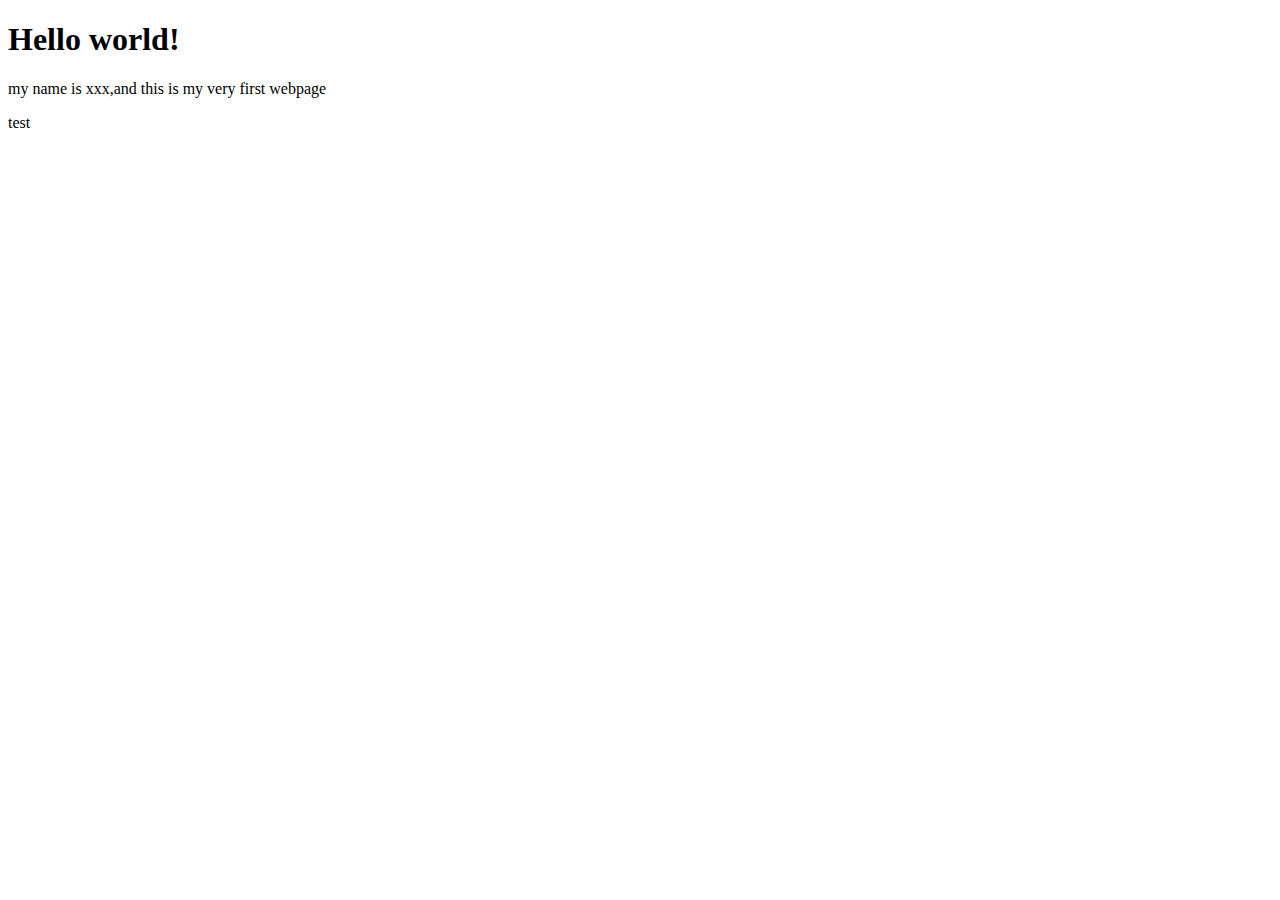
<file: 01-test/index.html>
<!DOCTYPE html>
<html lang="en">
  <head>
    <meta charset="UTF-8" />
    <meta http-equiv="X-UA-Compatible" content="IE=edge" />
    <meta name="viewport" content="width=device-width, initial-scale=1.0" />
    <title>my test web</title>
  </head>
  <body>
    <h1>Hello world!</h1>
    <p>my name is xxx,and this is my very first webpage</p>
    <p>test</p>
  </body>
</html>
</file>
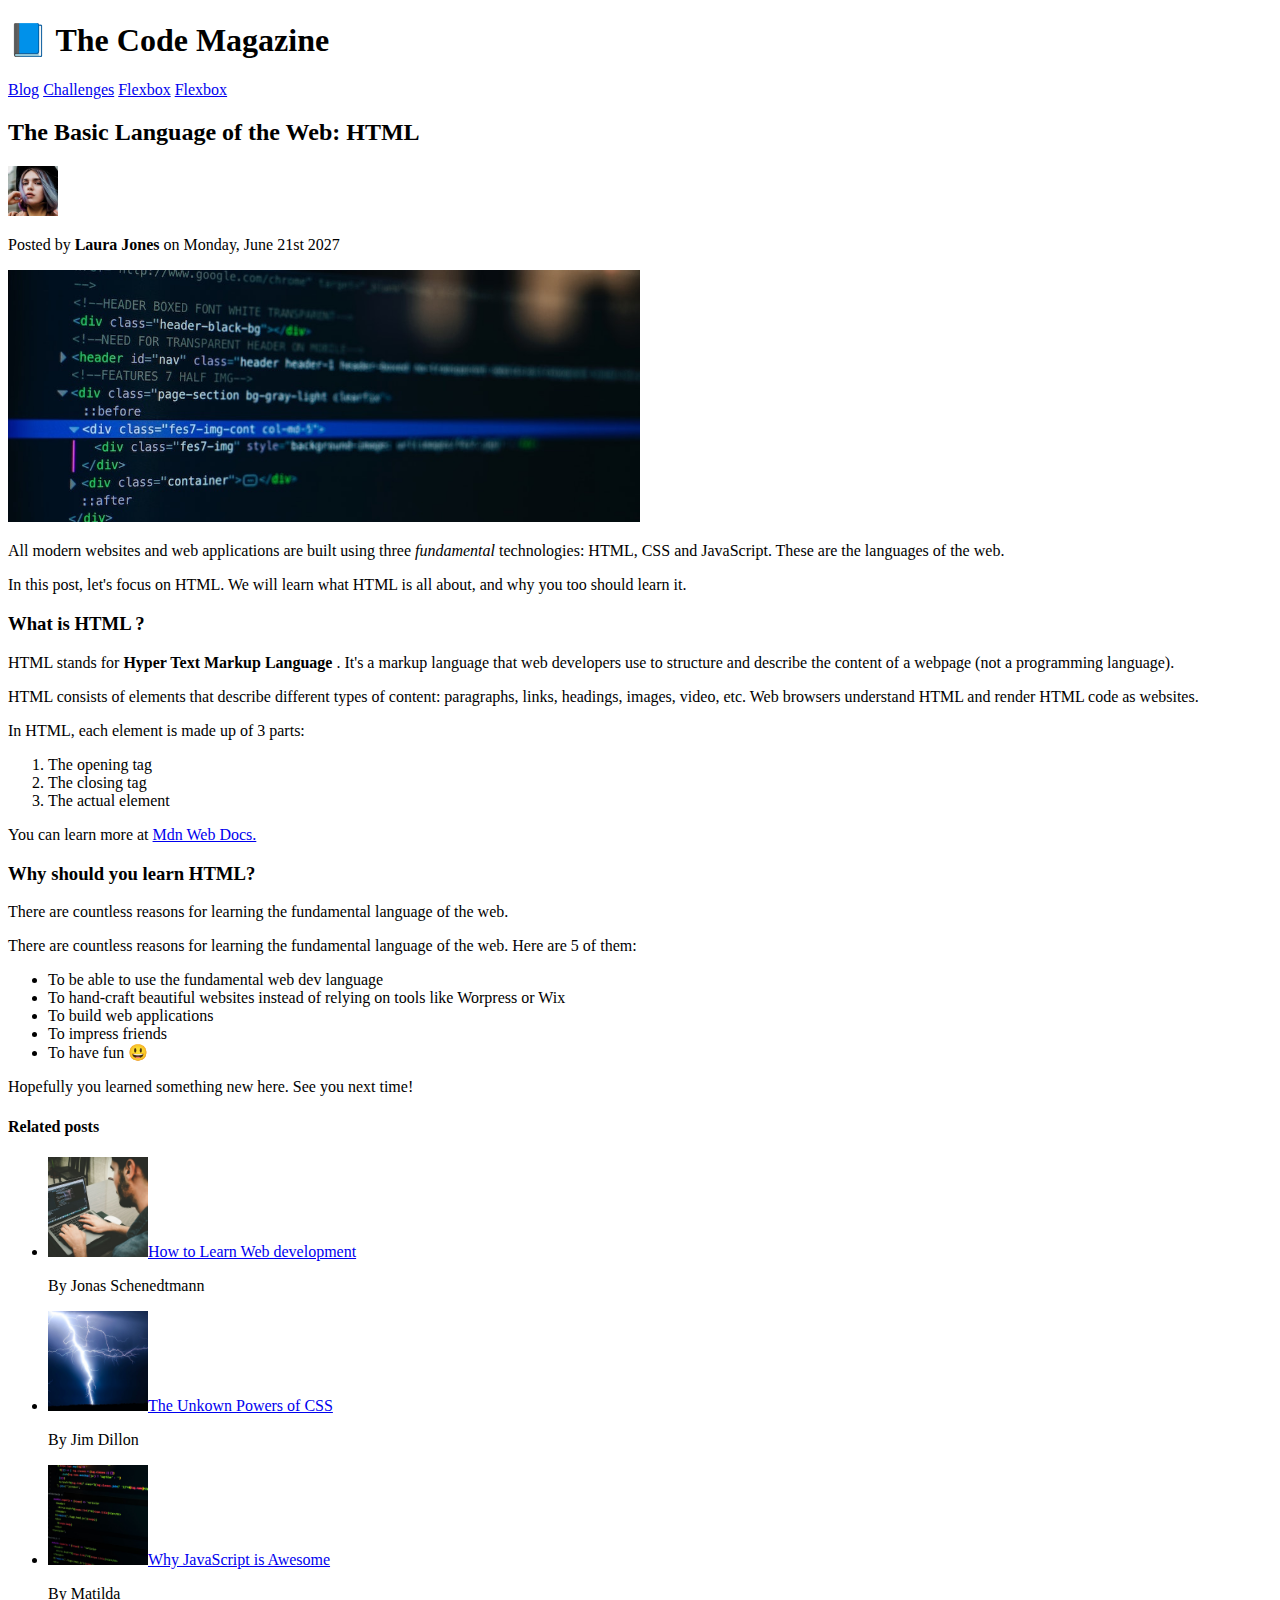
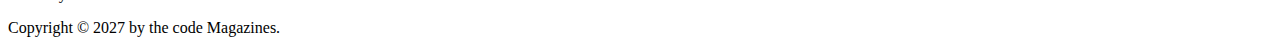
<file: 02-HTML-Fundamentals/index.html>
<!DOCTYPE html>
<html lang="en">
  <head>
    <meta charset="UTF-8" />
    <title>The BAsic langeuage of the web : HTML</title>
  </head>
  <body>
    <!-- 
    <h1>The Basic langeuage of the web :HTML</h1>
     <h2>The Basic langeuage of the web :HTML</h1>
         <h3>The Basic langeuage of the web :HTML</h1>
             <h4>The Basic langeuage of the web :HTML</h1>
                 <h5>The Basic langeuage of the web :HTML</h5>
                     <h6>The Basic langeuage of the web :HTML</h6>
-->
    <header>
      <h1>📘 The Code Magazine</h1>
      <nav>
        <a href="blog.html">Blog</a>
        <a href="change.html">Challenges</a>
        <a href="#">Flexbox</a>
        <a href="#">Flexbox</a>
      </nav>
    </header>
    <article>
      <h2>The Basic Language of the Web: HTML</h2>
      <img
        src="./images/laura-jones.jpg"
        alt="Headshot of Laura Jones"
        width="50"
        height="50"
      />
      <p>Posted by <strong>Laura Jones </strong>on Monday, June 21st 2027</p>

      <img
        src="./images/post-img.jpg"
        alt="HTML code on a screen "
        width="50%"
        height="20%"
      />
      <p>
        All modern websites and web applications are built using three
        <em>fundamental</em>
        technologies: HTML, CSS and JavaScript. These are the languages of the
        web.
      </p>
      <p>
        In this post, let's focus on HTML. We will learn what HTML is all about,
        and why you too should learn it.
      </p>
      <h3>What is HTML ?</h3>
      <p>
        HTML stands for <strong>Hyper Text Markup Language</strong> . It's a
        markup language that web developers use to structure and describe the
        content of a webpage (not a programming language).
      </p>
      <p>
        HTML consists of elements that describe different types of content:
        paragraphs, links, headings, images, video, etc. Web browsers understand
        HTML and render HTML code as websites.
      </p>
      <p>In HTML, each element is made up of 3 parts:</p>
      <ol>
        <li>The opening tag</li>
        <li>The closing tag</li>
        <li>The actual element</li>
      </ol>
      <p>
        You can learn more at
        <a
          href="https://developer.mozilla.org/zh-CN/docs/Web/HTML"
          target="_blank"
        >
          Mdn Web Docs.</a
        >
      </p>
      <h3>Why should you learn HTML?</h3>
      <p>
        There are countless reasons for learning the fundamental language of the
        web.
      </p>
      <p>
        There are countless reasons for learning the fundamental language of the
        web. Here are 5 of them:
      </p>
      <ul>
        <li>To be able to use the fundamental web dev language</li>
        <li>
          To hand-craft beautiful websites instead of relying on tools like
          Worpress or Wix
        </li>
        <li>To build web applications</li>
        <li>To impress friends</li>
        <li>To have fun 😃</li>
      </ul>
      Hopefully you learned something new here. See you next time!
      <p></p>
    </article>
    <aside>
      <h4>Related posts</h4>
      <ul>
        <li>
          <img src="./images/related-1.jpg" style="width: 100px" /><a href="#"
            >How to Learn Web development</a
          >
          <p>By Jonas Schenedtmann</p>
        </li>
        <li>
          <img
            src="./images/related-2.jpg"
            alt="Person prpgramming"
            style="width: 100px"
          /><a href="#">The Unkown Powers of CSS</a>
          <p>By Jim Dillon</p>
        </li>
        <li>
          <img src="./images/related-3.jpg" alt="" style="width: 100px" /><a
            href="#"
            >Why JavaScript is Awesome</a
          >
          <p>By Matilda</p>
        </li>
      </ul>
    </aside>
    <footer>Copyright &copy; 2027 by the code Magazines.</footer>
  </body>
</html>
</file>
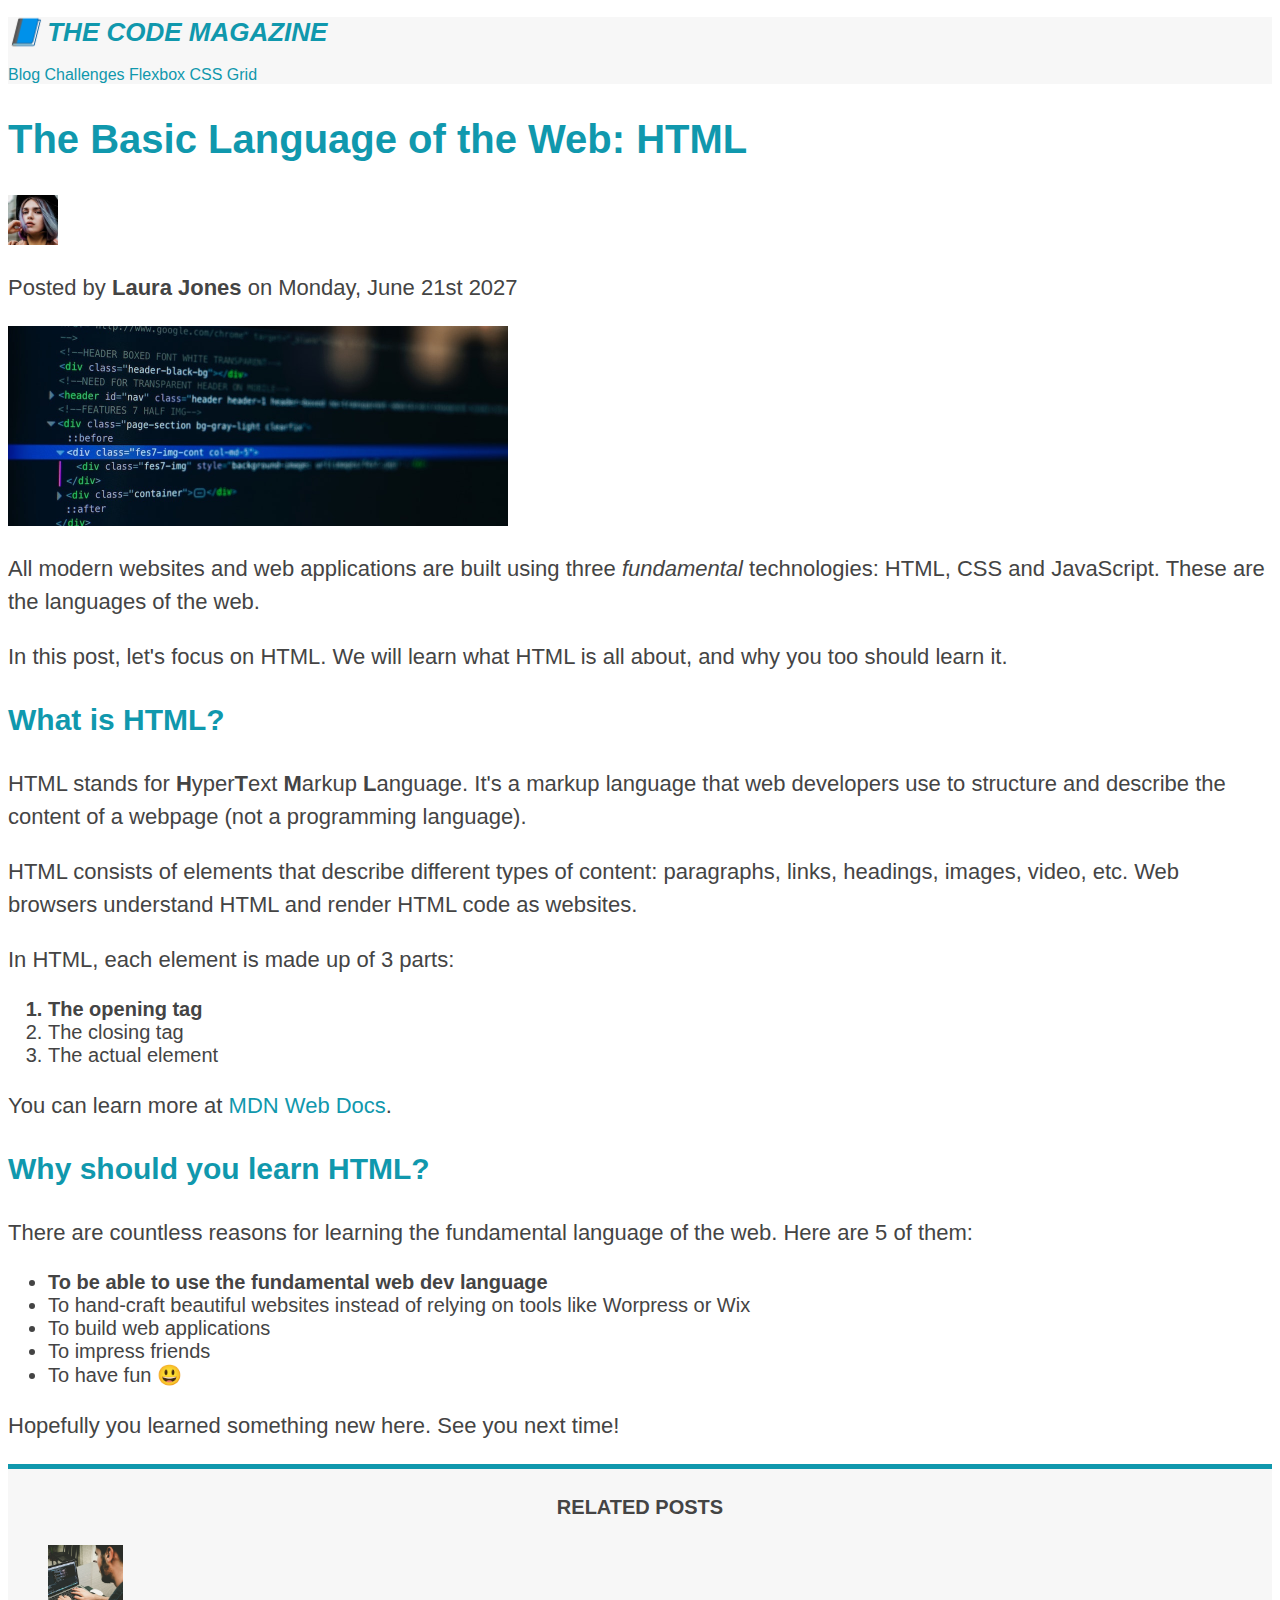
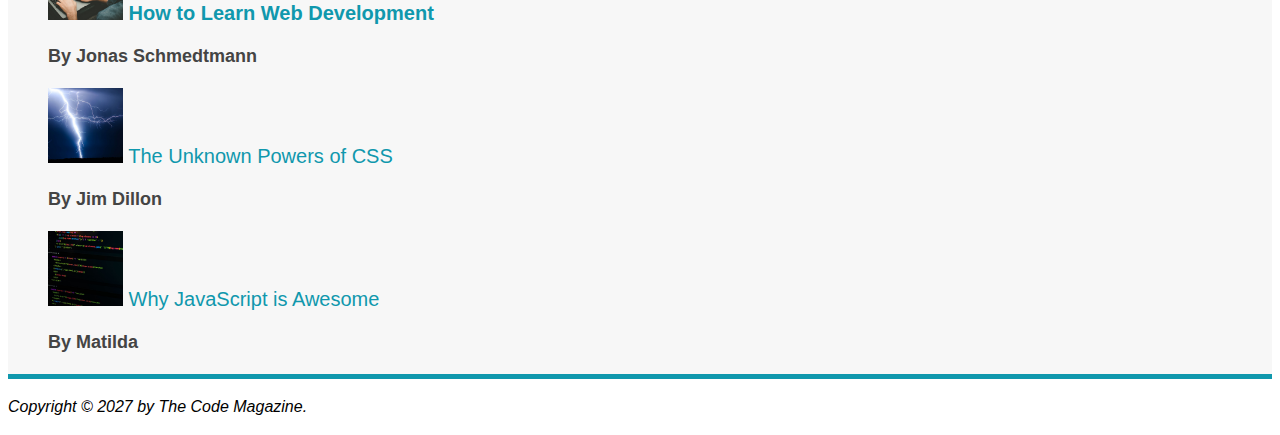
<file: 03-CSS-Fundamentals/index.html>
<!DOCTYPE html>
<html lang="en">
  <head>
    <meta charset="UTF-8" />
    <title>The Basic Language of the Web: HTML</title>
    <link href="style.css" rel="stylesheet" />
  </head>

  <body>
    <!--
    <h1>The Basic Language of the Web: HTML</h1>
    <h2>The Basic Language of the Web: HTML</h2>
    <h3>The Basic Language of the Web: HTML</h3>
    <h4>The Basic Language of the Web: HTML</h4>
    <h5>The Basic Language of the Web: HTML</h5>
    <h6>The Basic Language of the Web: HTML</h6>
    -->

    <header class="main-header">
      <h1>📘 The Code Magazine</h1>

      <nav>
        <a href="blog.html">Blog</a>
        <a href="#">Challenges</a>
        <a href="#">Flexbox</a>
        <a href="#">CSS Grid</a>
      </nav>
    </header>

    <article>
      <header>
        <h2>The Basic Language of the Web: HTML</h2>

        <img
          src="img/laura-jones.jpg"
          alt="Headshot of Laura Jones"
          height="50"
          width="50"
        />

        <p>Posted by <strong>Laura Jones</strong> on Monday, June 21st 2027</p>

        <img
          src="img/post-img.jpg"
          alt="HTML code on a screen"
          width="500"
          height="200"
        />
      </header>

      <p>
        All modern websites and web applications are built using three
        <em>fundamental</em>
        technologies: HTML, CSS and JavaScript. These are the languages of the
        web.
      </p>

      <p>
        In this post, let's focus on HTML. We will learn what HTML is all about,
        and why you too should learn it.
      </p>

      <h3>What is HTML?</h3>
      <p>
        HTML stands for <strong>H</strong>yper<strong>T</strong>ext
        <strong>M</strong>arkup <strong>L</strong>anguage. It's a markup
        language that web developers use to structure and describe the content
        of a webpage (not a programming language).
      </p>
      <p>
        HTML consists of elements that describe different types of content:
        paragraphs, links, headings, images, video, etc. Web browsers understand
        HTML and render HTML code as websites.
      </p>
      <p>In HTML, each element is made up of 3 parts:</p>

      <ol>
        <li>The opening tag</li>
        <li>The closing tag</li>
        <li>The actual element</li>
      </ol>

      <p>
        You can learn more at
        <a
          href="https://developer.mozilla.org/en-US/docs/Web/HTML"
          target="_blank"
          >MDN Web Docs</a
        >.
      </p>

      <h3>Why should you learn HTML?</h3>

      <p>
        There are countless reasons for learning the fundamental language of the
        web. Here are 5 of them:
      </p>

      <ul>
        <li>To be able to use the fundamental web dev language</li>
        <li>
          To hand-craft beautiful websites instead of relying on tools like
          Worpress or Wix
        </li>
        <li>To build web applications</li>
        <li>To impress friends</li>
        <li>To have fun 😃</li>
      </ul>

      <p>Hopefully you learned something new here. See you next time!</p>
    </article>

    <aside>
      <h4>Related posts</h4>

      <ul class="related-list">
        <li>
          <img
            src="img/related-1.jpg"
            alt="Person programming"
            width="75"
            width="75"
          />
          <a href="#">How to Learn Web Development</a>
          <p class="related-author">By Jonas Schmedtmann</p>
        </li>
        <li>
          <img src="img/related-2.jpg" alt="Lightning" width="75" heigth="75" />
          <a href="#">The Unknown Powers of CSS</a>
          <p class="related-author">By Jim Dillon</p>
        </li>
        <li>
          <img
            src="img/related-3.jpg"
            alt="JavaScript code on a screen"
            width="75"
            height="75"
          />
          <a href="#">Why JavaScript is Awesome</a>
          <p class="related-author">By Matilda</p>
        </li>
      </ul>
    </aside>
    <footer>
      <p id="copyright">Copyright &copy; 2027 by The Code Magazine.</p>
    </footer>
  </body>
</html>
</file>
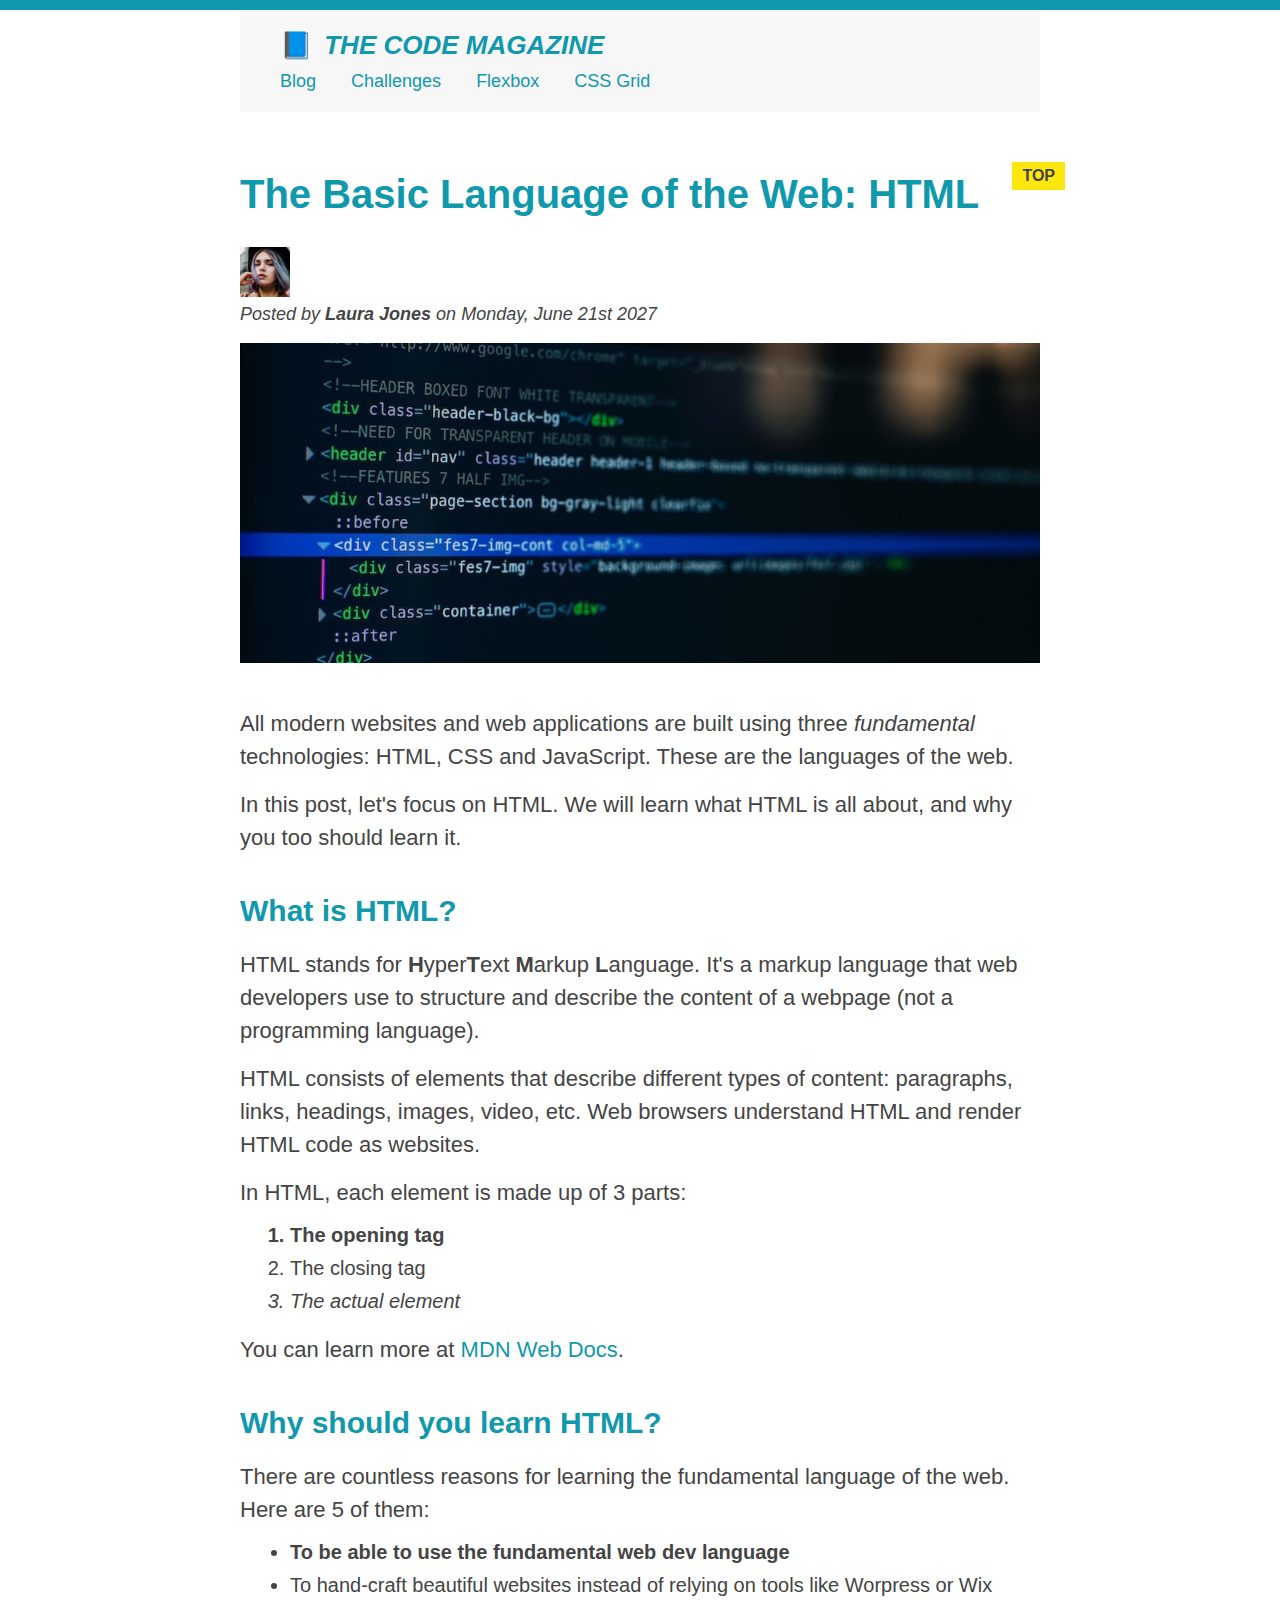
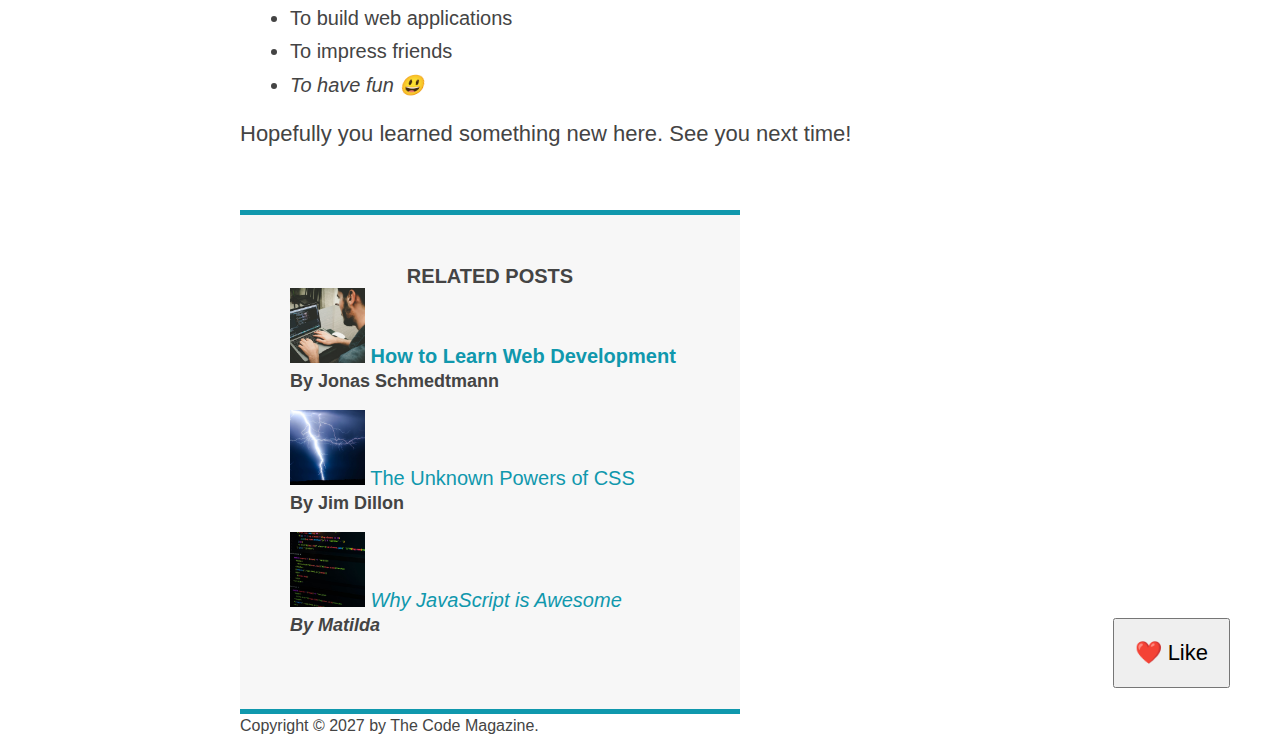
<file: 04-CSS-Layouts/index.html>
<!DOCTYPE html>
<html lang="en">
  <head>
    <meta charset="UTF-8" />
    <link href="style.css" rel="stylesheet" />

    <title>The Basic Language of the Web: HTML</title>
  </head>

  <body>
    <!--
    <h1>The Basic Language of the Web: HTML</h1>
    <h2>The Basic Language of the Web: HTML</h2>
    <h3>The Basic Language of the Web: HTML</h3>
    <h4>The Basic Language of the Web: HTML</h4>
    <h5>The Basic Language of the Web: HTML</h5>
    <h6>The Basic Language of the Web: HTML</h6>
    -->

    <div class="container">
      <header class="main-header">
        <h1>📘 The Code Magazine</h1>

        <nav>
          <!-- <strong>This is the navigation</strong> -->
          <a href="blog.html">Blog</a>
          <a href="#">Challenges</a>
          <a href="#">Flexbox</a>
          <a href="#">CSS Grid</a>
        </nav>
      </header>

      <article>
        <header class="post-header">
          <h2>The Basic Language of the Web: HTML</h2>

          <img
            src="img/laura-jones.jpg"
            alt="Headshot of Laura Jones"
            height="50"
            width="50"
          />

          <p id="author">
            Posted by <strong>Laura Jones</strong> on Monday, June 21st 2027
          </p>

          <img
            src="img/post-img.jpg"
            alt="HTML code on a screen"
            width="500"
            height="200"
            class="post-img"
          />
          <button>❤️ Like</button>
        </header>

        <p>
          All modern websites and web applications are built using three
          <em>fundamental</em>
          technologies: HTML, CSS and JavaScript. These are the languages of the
          web.
        </p>

        <p>
          In this post, let's focus on HTML. We will learn what HTML is all
          about, and why you too should learn it.
        </p>

        <h3>What is HTML?</h3>
        <p>
          HTML stands for <strong>H</strong>yper<strong>T</strong>ext
          <strong>M</strong>arkup <strong>L</strong>anguage. It's a markup
          language that web developers use to structure and describe the content
          of a webpage (not a programming language).
        </p>
        <p>
          HTML consists of elements that describe different types of content:
          paragraphs, links, headings, images, video, etc. Web browsers
          understand HTML and render HTML code as websites.
        </p>
        <p>In HTML, each element is made up of 3 parts:</p>

        <ol>
          <li class="first-li">The opening tag</li>
          <li>The closing tag</li>
          <li>The actual element</li>
        </ol>

        <p>
          You can learn more at
          <a
            href="https://developer.mozilla.org/en-US/docs/Web/HTML"
            target="_blank"
            >MDN Web Docs</a
          >.
        </p>

        <h3>Why should you learn HTML?</h3>

        <p>
          There are countless reasons for learning the fundamental language of
          the web. Here are 5 of them:
        </p>

        <ul>
          <li class="first-li">
            To be able to use the fundamental web dev language
          </li>
          <li>
            To hand-craft beautiful websites instead of relying on tools like
            Worpress or Wix
          </li>
          <li>To build web applications</li>
          <li>To impress friends</li>
          <li>To have fun 😃</li>
        </ul>

        <p>Hopefully you learned something new here. See you next time!</p>
      </article>

      <aside>
        <h4>Related posts</h4>

        <ul class="related">
          <li>
            <img
              src="img/related-1.jpg"
              alt="Person programming"
              width="75"
              height="75"
            />
            <a href="#">How to Learn Web Development</a>
            <p class="related-author">By Jonas Schmedtmann</p>
          </li>
          <li>
            <img
              src="img/related-2.jpg"
              alt="Lightning"
              width="75"
              height="75"
            />
            <a href="#">The Unknown Powers of CSS</a>
            <p class="related-author">By Jim Dillon</p>
          </li>
          <li>
            <img
              src="img/related-3.jpg"
              alt="JavaScript code on a screen"
              width="75"
              height="75"
            />
            <a href="#">Why JavaScript is Awesome</a>
            <p class="related-author">By Matilda</p>
          </li>
        </ul>
      </aside>

      <footer>
        <p id="copyright" class="copyright text">
          Copyright &copy; 2027 by The Code Magazine.
        </p>
      </footer>
    </div>
  </body>
</html>
</file>
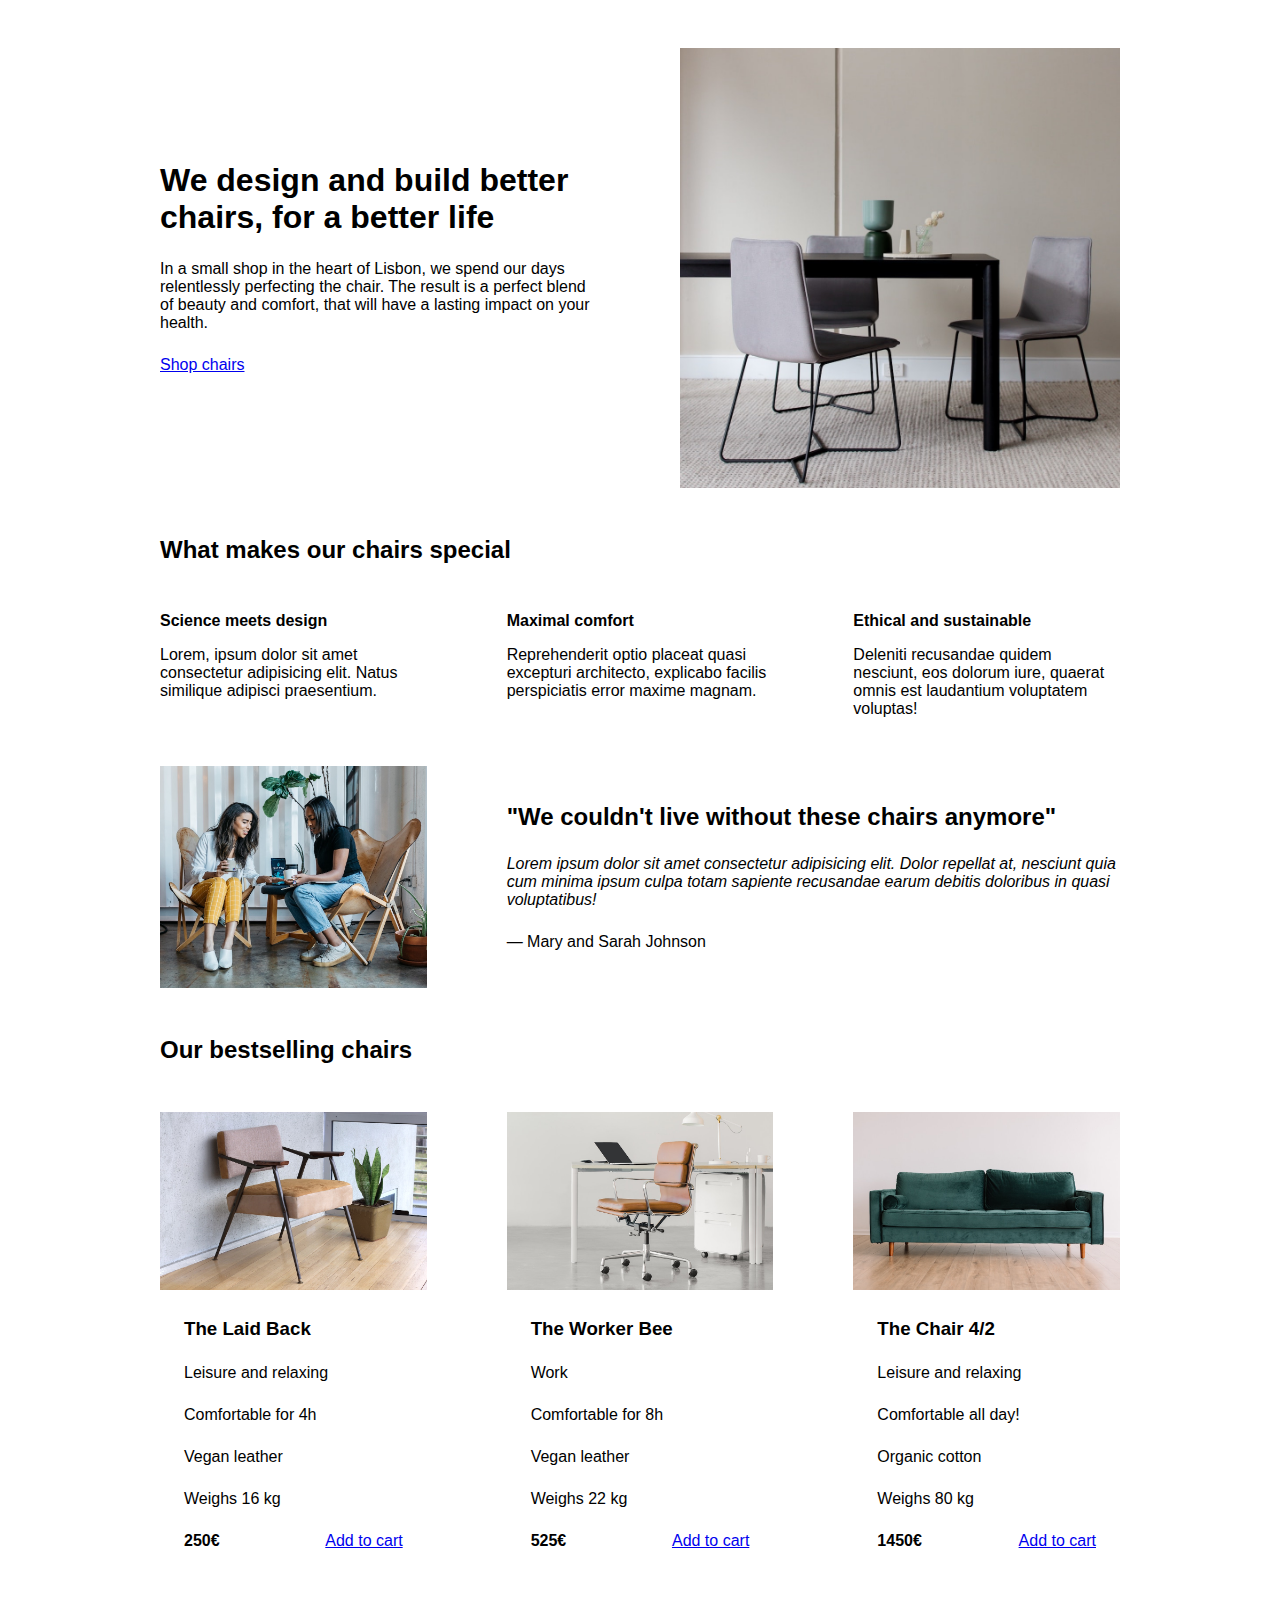
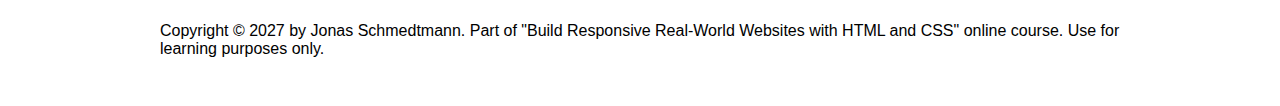
<file: 05-Design/index.html>
<!DOCTYPE html>
<html lang="en">
  <head>
    <meta charset="UTF-8" />
    <meta http-equiv="X-UA-Compatible" content="IE=edge" />
    <meta name="viewport" content="width=device-width, initial-scale=1.0" />

    <link rel="stylesheet" href="style.css" />
    <title>Lisbon Chair Shop</title>
  </head>
  <body>
    <div class="container">
      <header>
        <div class="header-text-box">
          <h1>We design and build better chairs, for a better life</h1>
          <p class="header-text">
            In a small shop in the heart of Lisbon, we spend our days
            relentlessly perfecting the chair. The result is a perfect blend of
            beauty and comfort, that will have a lasting impact on your health.
          </p>
          <a class="btn btn--big" href="#">Shop chairs</a>
        </div>
        <img src="hero.jpg" alt="Photo" />
      </header>

      <section>
        <h2>What makes our chairs special</h2>
        <div class="grid-3-cols">
          <div>
            <p class="features-title"><strong>Science meets design</strong></p>
            <p class="features-text">
              Lorem, ipsum dolor sit amet consectetur adipisicing elit. Natus
              similique adipisci praesentium.
            </p>
          </div>

          <div>
            <p class="features-title">
              <strong>Maximal comfort</strong>
            </p>
            <p class="features-text">
              Reprehenderit optio placeat quasi excepturi architecto, explicabo
              facilis perspiciatis error maxime magnam.
            </p>
          </div>

          <div>
            <p class="features-title">
              <strong>Ethical and sustainable</strong>
            </p>
            <p class="features-text">
              Deleniti recusandae quidem nesciunt, eos dolorum iure, quaerat
              omnis est laudantium voluptatem voluptas!
            </p>
          </div>
        </div>
      </section>

      <section class="testimonial-section">
        <div class="grid-3-cols">
          <img src="customers.jpg" alt="People sitting on chairs" />
          <div class="testimonial-box">
            <h2>"We couldn't live without these chairs anymore"</h2>
            <blockquote class="testimonial-text">
              Lorem ipsum dolor sit amet consectetur adipisicing elit. Dolor
              repellat at, nesciunt quia cum minima ipsum culpa totam sapiente
              recusandae earum debitis doloribus in quasi voluptatibus!
            </blockquote>
            <p class="testimonial-author">&mdash; Mary and Sarah Johnson</p>
          </div>
        </div>
      </section>

      <section>
        <h2>Our bestselling chairs</h2>
        <div class="grid-3-cols">
          <figure class="chair">
            <img src="chair-1.jpg" alt="Chair" />
            <div class="chair-box">
              <h3>The Laid Back</h3>
              <ul class="chair-details">
                <li>
                  <!-- Span is a generic INLINE text element, it doesn't have any meaning. It's like a div element, but inline -->
                  <span>Leisure and relaxing</span>
                </li>
                <li>
                  <span>Comfortable for 4h</span>
                </li>
                <li>
                  <span>Vegan leather</span>
                </li>
                <li>
                  <span>Weighs 16 kg</span>
                </li>
              </ul>
              <div class="chair-price">
                <strong>250€</strong>
                <a href="#" class="btn btn--small">Add to cart</a>
              </div>
            </div>
          </figure>

          <figure class="chair">
            <img src="chair-2.jpg" alt="Chair" />
            <div class="chair-box">
              <h3>The Worker Bee</h3>
              <ul class="chair-details">
                <li>
                  <span>Work</span>
                </li>
                <li>
                  <span>Comfortable for 8h</span>
                </li>
                <li>
                  <span>Vegan leather</span>
                </li>
                <li>
                  <span>Weighs 22 kg</span>
                </li>
              </ul>
              <div class="chair-price">
                <strong>525€</strong>
                <a href="#" class="btn btn--small">Add to cart</a>
              </div>
            </div>
          </figure>

          <figure class="chair">
            <img src="chair-3.jpg" alt="Chair" />
            <div class="chair-box">
              <h3>The Chair 4/2</h3>
              <ul class="chair-details">
                <li>
                  <span>Leisure and relaxing</span>
                </li>
                <li>
                  <span>Comfortable all day!</span>
                </li>
                <li>
                  <span>Organic cotton</span>
                </li>
                <li>
                  <span>Weighs 80 kg</span>
                </li>
              </ul>
              <div class="chair-price">
                <strong>1450€</strong>
                <a href="#" class="btn btn--small">Add to cart</a>
              </div>
            </div>
          </figure>
        </div>
      </section>

      <footer>
        Copyright &copy; 2027 by Jonas Schmedtmann. Part of "Build Responsive
        Real-World Websites with HTML and CSS" online course. Use for learning
        purposes only.
      </footer>
    </div>
  </body>
</html>
</file>
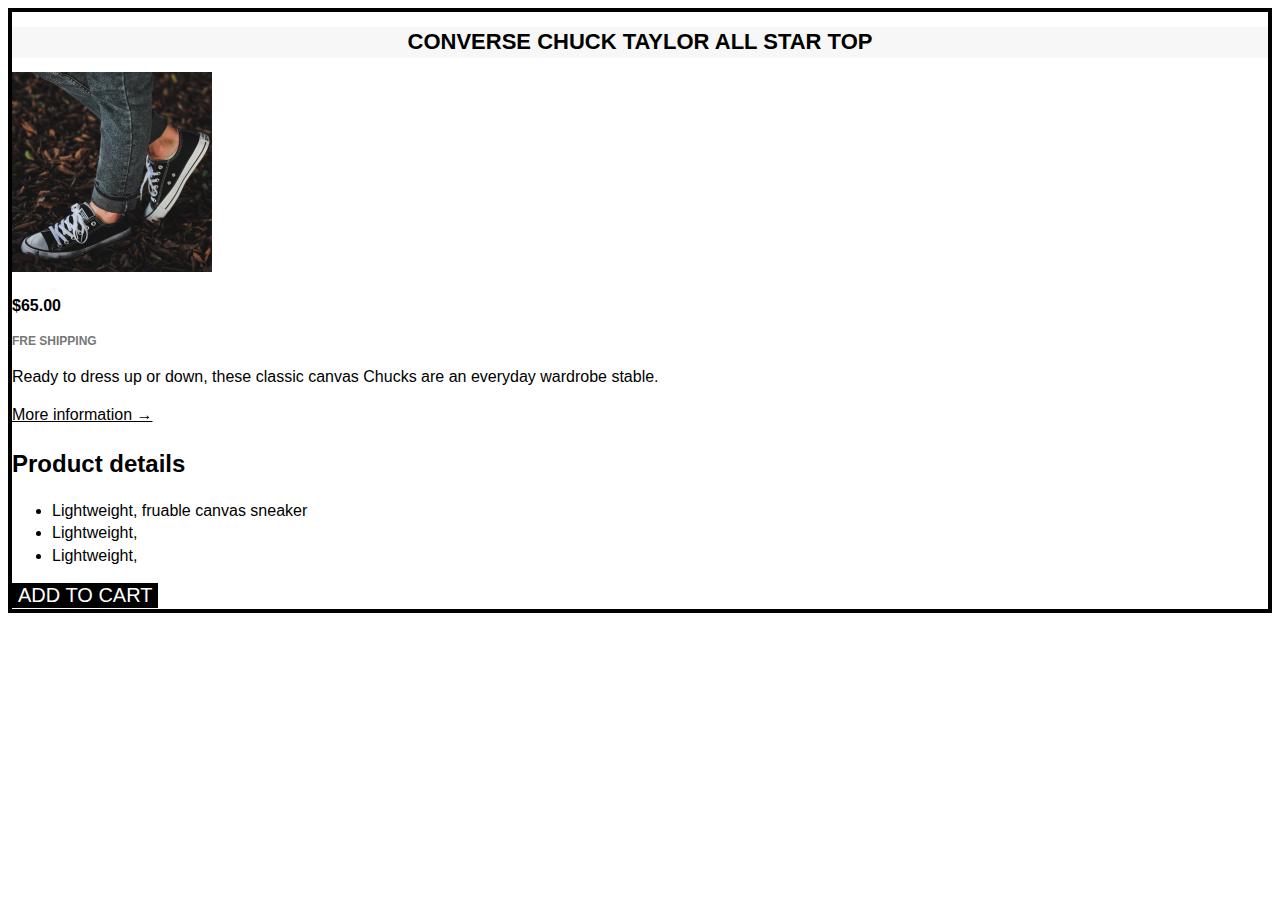
<file: 02-HTML-Fundamentals/challenge2 copy.html>
<!DOCTYPE html>
<html lang="en">
  <head>
    <meta charset="UTF-8" />
    <meta http-equiv="X-UA-Compatible" content="IE=edge" />
    <meta name="viewport" content="width=device-width, initial-scale=1.0" />
    <title>Challenges2</title>
    <style>
      body {
        color: black;
        font-family: sans-serif;
        line-height: 1.4;
      }
      .product {
        border: 4px solid black;
      }
      .product-title {
        text-align: center;
        font-size: 22px;
        text-transform: uppercase;
        background-color: #f7f7f7;
      }
      .price {
        font-size: 24px;
      }
      .shopping {
        font-size: 12px;
        text-transform: uppercase;
        font-weight: bold;
        color: #777;
      }
      .more-info:link,
      .more-info:visited {
        color: black;
      }
      .more-info:hover,
      .more-info:active {
        text-decoration: none;
      }

      .details-title {
        text-transform: uppercase;
        font-size: 16px;
      }
      .details-lists {
        list-style: square;
      }
      .add-cart {
        background-color: black;
        border: none;
        color: #fff;
        font-size: 20px;
        text-transform: uppercase;
        cursor: pointer;
      }
      .add-cart:hover {
        color: #000;
        background-color: #fff;
      }
    </style>
  </head>
  <body>
    <article class="product">
      <h1 class="product-title">Converse Chuck Taylor All Star Top</h1>
      <img
        src="./images/challenges.jpg"
        alt="A shoes"
        width="200"
        height="200"
      />
      <p><strong>$65.00 </strong></p>
      <p class="shopping">Fre shipping</p>
      <p>
        Ready to dress up or down, these classic canvas Chucks are an everyday
        wardrobe stable.
      </p>
      <a href="#" class="more-info">More information &rarr;</a>
      <h2 class="detail-titiel">Product details</h2>
      <ul class="detail-lists">
        <li>Lightweight, fruable canvas sneaker</li>
        <li>Lightweight,</li>
        <li>Lightweight,</li>
      </ul>
      <button class="add-cart">Add to cart</button>
    </article>
  </body>
</html>
</file>
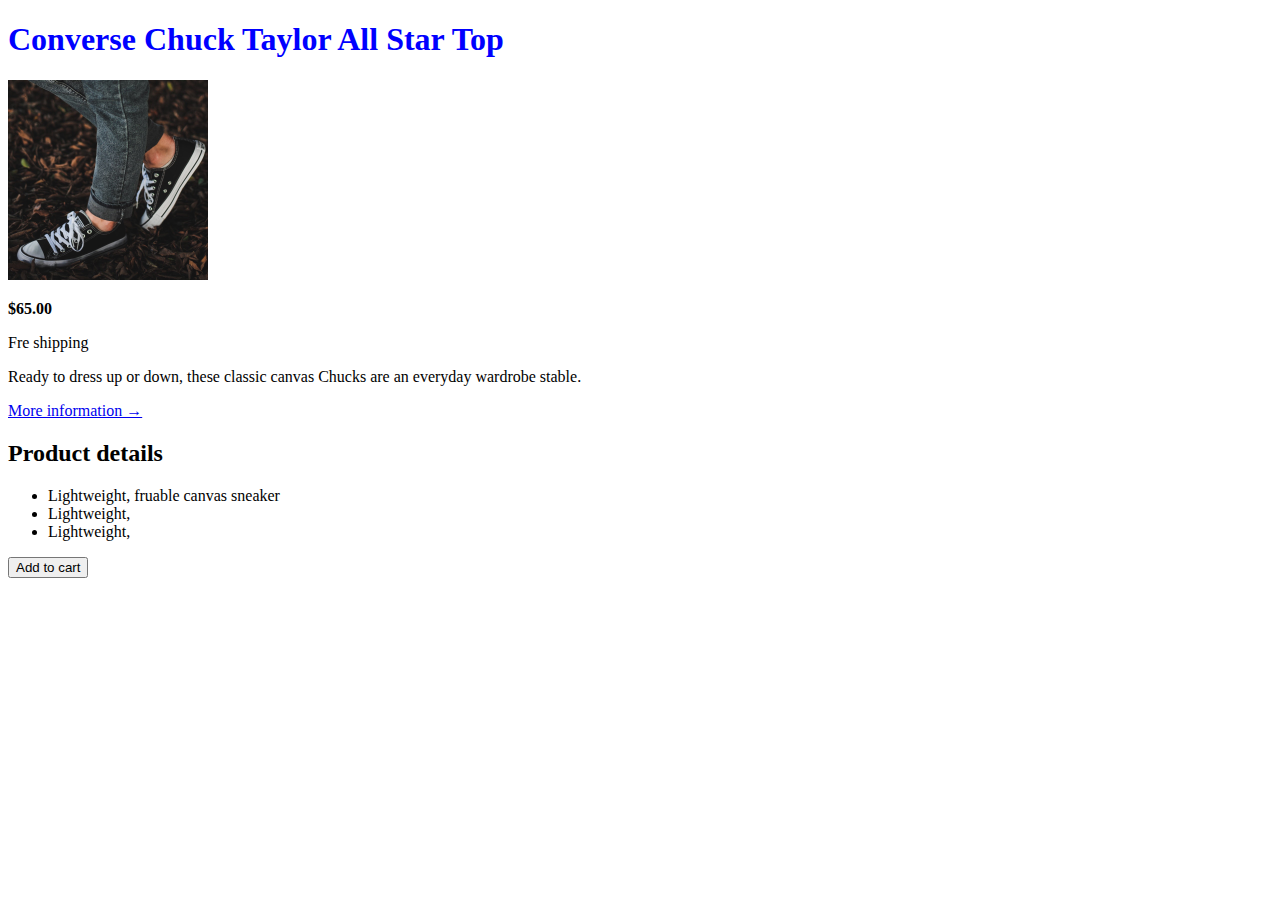
<file: 02-HTML-Fundamentals/challenge2.html>
<!DOCTYPE html>
<html lang="en">
  <head>
    <meta charset="UTF-8" />
    <meta http-equiv="X-UA-Compatible" content="IE=edge" />
    <meta name="viewport" content="width=device-width, initial-scale=1.0" />
    <title>Challenges2</title>
    <style>
      h1 {
        color: blue;
      }
    </style>
  </head>
  <body>
    <article>
      <h1>Converse Chuck Taylor All Star Top</h1>
      <img
        src="./images/challenges.jpg"
        alt="A shoes"
        width="200"
        height="200"
      />
      <p><strong>$65.00 </strong></p>
      <p>Fre shipping</p>
      <p>
        Ready to dress up or down, these classic canvas Chucks are an everyday
        wardrobe stable.
      </p>
      <a href="#">More information &rarr;</a>
      <h2>Product details</h2>
      <ul>
        <li>Lightweight, fruable canvas sneaker</li>
        <li>Lightweight,</li>
        <li>Lightweight,</li>
      </ul>
      <button>Add to cart</button>
    </article>
  </body>
</html>
</file>
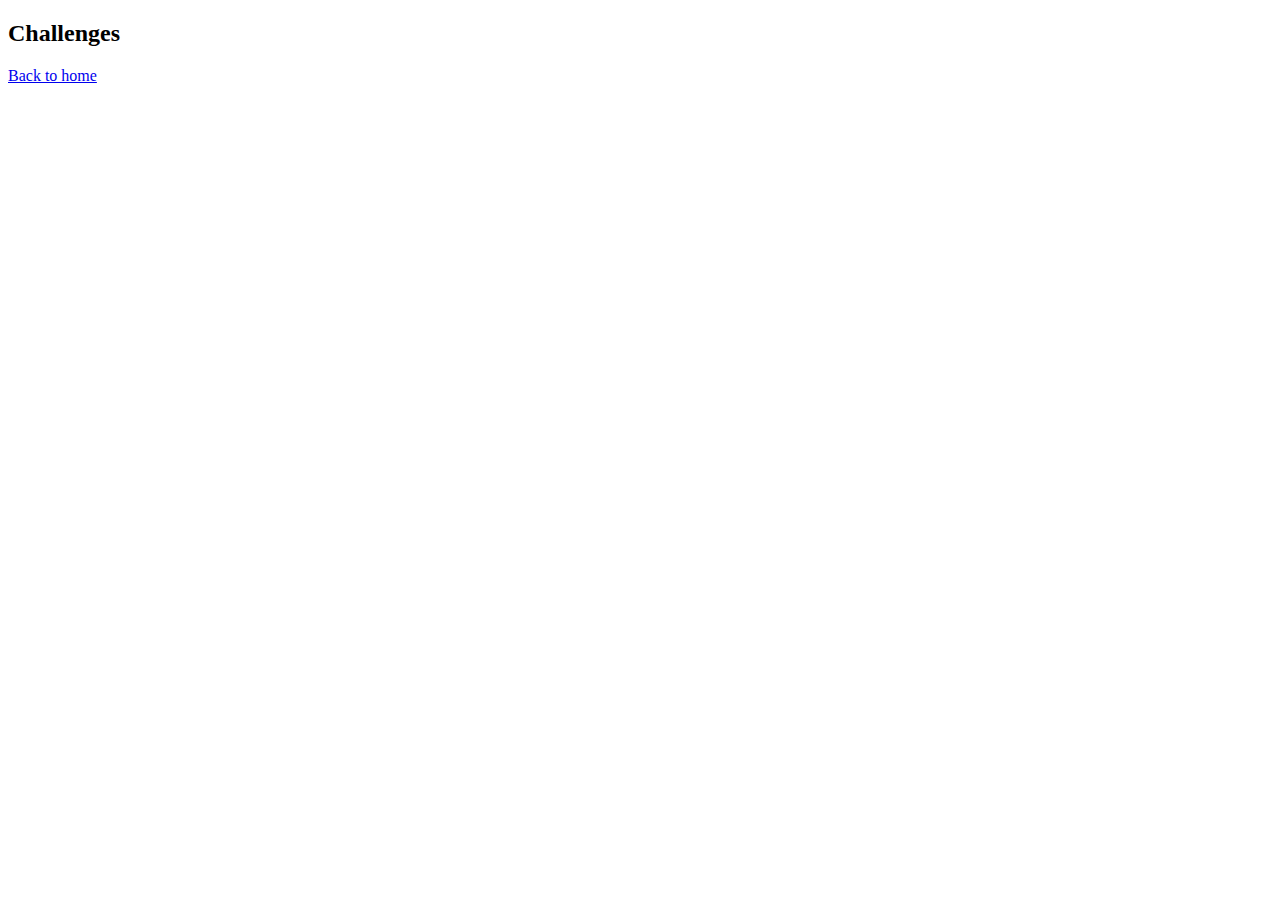
<file: 02-HTML-Fundamentals/change.html>
<!DOCTYPE html>
<html lang="en">
  <head>
    <meta charset="UTF-8" />
    <meta http-equiv="X-UA-Compatible" content="IE=edge" />
    <meta name="viewport" content="width=device-width, initial-scale=1.0" />
    <title>change</title>
  </head>
  <body>
    <h2>Challenges</h2>
    <a href="index.html">Back to home</a>
  </body>
</html>
</file>
<file: 03-CSS-Fundamentals/style.css>
body {
  color: #444;
  font-family: sans-serif;
}
h1 {
  font-size: 26px;
  text-transform: uppercase;
  font-style: italic;
  color: #444444;
}
h1,
h2,
h3 {
  color: #1098ad;
}

h2 {
  font-size: 40px;
}

h3 {
  font-size: 30px;
}

h4 {
  font-size: 20px;
  text-transform: uppercase;
  text-align: center;
}

p {
  font-size: 22px;
  line-height: 1.5;
}

li {
  font-size: 20px;
}

h1,
h2,
h3,
h4,
p,
li {
  font-family: sans-serif;
}

footer p {
  font-size: 16px;
}

/*
article p {
  font-style: italic;
}
*/
#author {
  font-style: italic;
  font-size: 18px;
}

#copyright {
  font-style: italic;
  font_size: 15px;
  color: black;
}

.related-author {
  font-size: 18px;
  font-weight: bold;
}

/* ul {
  list-style: none;
} */

.related-list {
  list-style: none;
}

.main-header {
  background-color: #f7f7f7;
}

aside {
  background-color: #f7f7f7;
  border-top: 5px solid #1098ad;
  border-bottom: 5px solid #1098ad;
}

body {
  /* background-color: orange; */
}

/* .first-li {
  font-weight: bold;
} */

li:first-child {
  font-weight: bold;
}
/* 
li:last-child(even) {
  color: red;
} */

/*miscomception :doesn't work */
article p:first-child {
  color: red;
}

a:link {
  color: #1098ad;
  text-decoration: none;
}

a:visited {
  color: #1098ad;
}

a:hover {
  color: orangered;
  font-weight: bold;
  text-decoration: underline dotted orangered;
}

a:active {
  background-color: black;
  font-style: italic;
}

/*LVHA  */

footer p {
  color: green;
}
</file>
<file: 04-CSS-Layouts/style.css>
* {
  /* border-top: 10px solid #1098ad; */
  margin: 0;
  padding: 0;
}

/* PAGE SECTIONS */
body {
  color: #444;
  font-family: sans-serif;

  border-top: 10px solid #1098ad;
  position: relative;
}

.container {
  width: 800px;
  /* margin-left: auto;
  margin-right: auto; */
  margin: 0 auto;
}

.main-header {
  background-color: #f7f7f7;
  /* padding: 20px;
  padding-left: 40px;
  padding-right: 40px; */
  padding: 20px 40px;
  margin-bottom: 60px;
  /* height: 80px; */
}

nav {
  font-size: 18px;
  /* text-align: center; */
}

article {
  margin-bottom: 60px;
}

.post-header {
  margin-bottom: 40px;
  /* position: relative; */
}

aside {
  background-color: #f7f7f7;
  border-top: 5px solid #1098ad;
  border-bottom: 5px solid #1098ad;
  /* padding-top: 50px;
  padding-bottom: 50px; */
  padding: 50px 0;
  width: 500px;
}

/* SMALLER ELEMENTS */
h1,
h2,
h3 {
  color: #1098ad;
}

h1 {
  font-size: 26px;
  text-transform: uppercase;
  font-style: italic;
}

h2 {
  font-size: 40px;
  margin-bottom: 30px;
}

h3 {
  font-size: 30px;
  margin-bottom: 20px;
  margin-top: 40px;
}

h4 {
  font-size: 20px;
  text-transform: uppercase;
  text-align: center;
}

p {
  font-size: 22px;
  line-height: 1.5;
  margin-bottom: 15px;
}

ul,
ol {
  margin-left: 50px;
  margin-bottom: 20px;
}

li {
  font-size: 20px;
  margin-bottom: 10px;
  /* display: inline; */
}

li:last-child {
  margin-bottom: 0;
}

/* footer p {
  font-size: 16px;
} */

/* article header p {
  font-style: italic;
} */

#author {
  font-style: italic;
  font-size: 18px;
}

#copyright {
  font-size: 16px;
}

.related-author {
  font-size: 18px;
  font-weight: bold;
}

/* ul {
  list-style: none;
} */

.related {
  list-style: none;
}

body {
  /* background-color: orangered; */
}

/* .first-li {
  font-weight: bold;
} */

li:first-child {
  font-weight: bold;
}

li:last-child {
  font-style: italic;
}

li:nth-child(even) {
  /* color: red; */
}

/* Misconception: this won't work! */
article p:first-child {
  color: red;
}

/* Styling links */
a:link {
  color: #1098ad;
  text-decoration: none;
}

a:visited {
  /* color: #777; */
  color: #1098ad;
}

a:hover {
  color: orangered;
  font-weight: bold;
  text-decoration: underline orangered;
}

a:active {
  background-color: black;
  font-style: italic;
}
/* LVHA */

.post-img {
  width: 100%;
  height: auto;
}

nav a:link {
  /* background-color: orangered;
  margin: 20px;
  padding: 20px;

  display: block; */

  margin-right: 30px;
  margin-top: 10px;
  display: inline-block;
}

nav a:link:last-child {
  margin-right: 0;
}

button {
  font-size: 22px;
  padding: 20px;
  cursor: pointer;

  position: absolute;
  /* top: 50px;
  left: 50px; */
  bottom: 50px;
  right: 50px;
}

h1::first-letter {
  font-style: normal;
  margin-right: 5px;
}

h3 + p::first-line {
  /* color: red; */
}

h2 {
  /* background-color: orange; */
  position: relative;
}

h2::before {
  content: "TOP";
  background-color: #ffe70e;
  color: #444;
  font-size: 16px;
  font-weight: bold;
  display: inline-block;
  padding: 5px 10px;
  position: absolute;
  top: -10px;
  right: -25px;
}

/* Resolving conflicts */
/* #copyright {
  color: red;
}

.copyright {
  color: blue;
}

.text {
  color: yellow;
}

footer p {
  color: green !important;
} */

/* nav a:link,
nav p {
  font-size: 18px;
} */
</file>
<file: 05-Design/style.css>
/*
SPACING SYSTEM (px)
2 / 4 / 8 / 12 / 16 / 24 / 32 / 48 / 64 / 80 / 96 / 128

FONT SIZE SYSTEM (px)
10 / 12 / 14 / 16 / 18 / 20 / 24 / 30 / 36 / 44 / 52 / 62 / 74 / 86 / 98
*/

* {
  margin: 0;
  padding: 0;
  box-sizing: border-box;
}

/* ------------------------ */
/* GENERAL STYLES */
/* ------------------------ */
body {
  font-family: sans-serif;
}

.container {
  width: 960px;
  margin: 0 auto;
}

header,
section {
  margin-bottom: 48px;
}

h2 {
  margin-bottom: 48px;
}

.grid-3-cols {
  display: grid;
  grid-template-columns: repeat(3, 1fr);
  column-gap: 80px;
}

/* ------------------------ */
/* COMPONENT STYLES */
/* ------------------------ */

/* HEADER */
header {
  display: grid;
  grid-template-columns: repeat(2, 1fr);
  column-gap: 80px;
  margin-top: 48px;
}

.header-text-box {
  align-self: center;
}

h1 {
  margin-bottom: 24px;
}

.header-text {
  margin-bottom: 24px;
}

img {
  width: 100%;
}

/* FEATURES */
.features-icon {
}

.features-title {
  margin-bottom: 16px;
}

.features-text {
}

/* TESTIMONIAL */
.testimonial-section {
}

.testimonial-box {
  grid-column: 2 / -1;
  align-self: center;
}

.testimonial-box h2 {
  margin-bottom: 24px;
}

.testimonial-text {
  font-style: italic;
  margin-bottom: 24px;
}

/* CHAIRS */
.chair-box {
  padding: 24px;
}

h3 {
  margin-bottom: 24px;
}

.chair-details {
  list-style: none;
  margin-bottom: 24px;
}

.chair-details li {
  display: flex;
  align-items: center;
  gap: 12px;
  margin-bottom: 24px;
}

.chair-details li:last-child {
  margin-bottom: 0;
}

.chair-icon {
}

.chair-price {
  display: flex;
  justify-content: space-between;
}

footer {
  margin-bottom: 48px;
}
</file>
